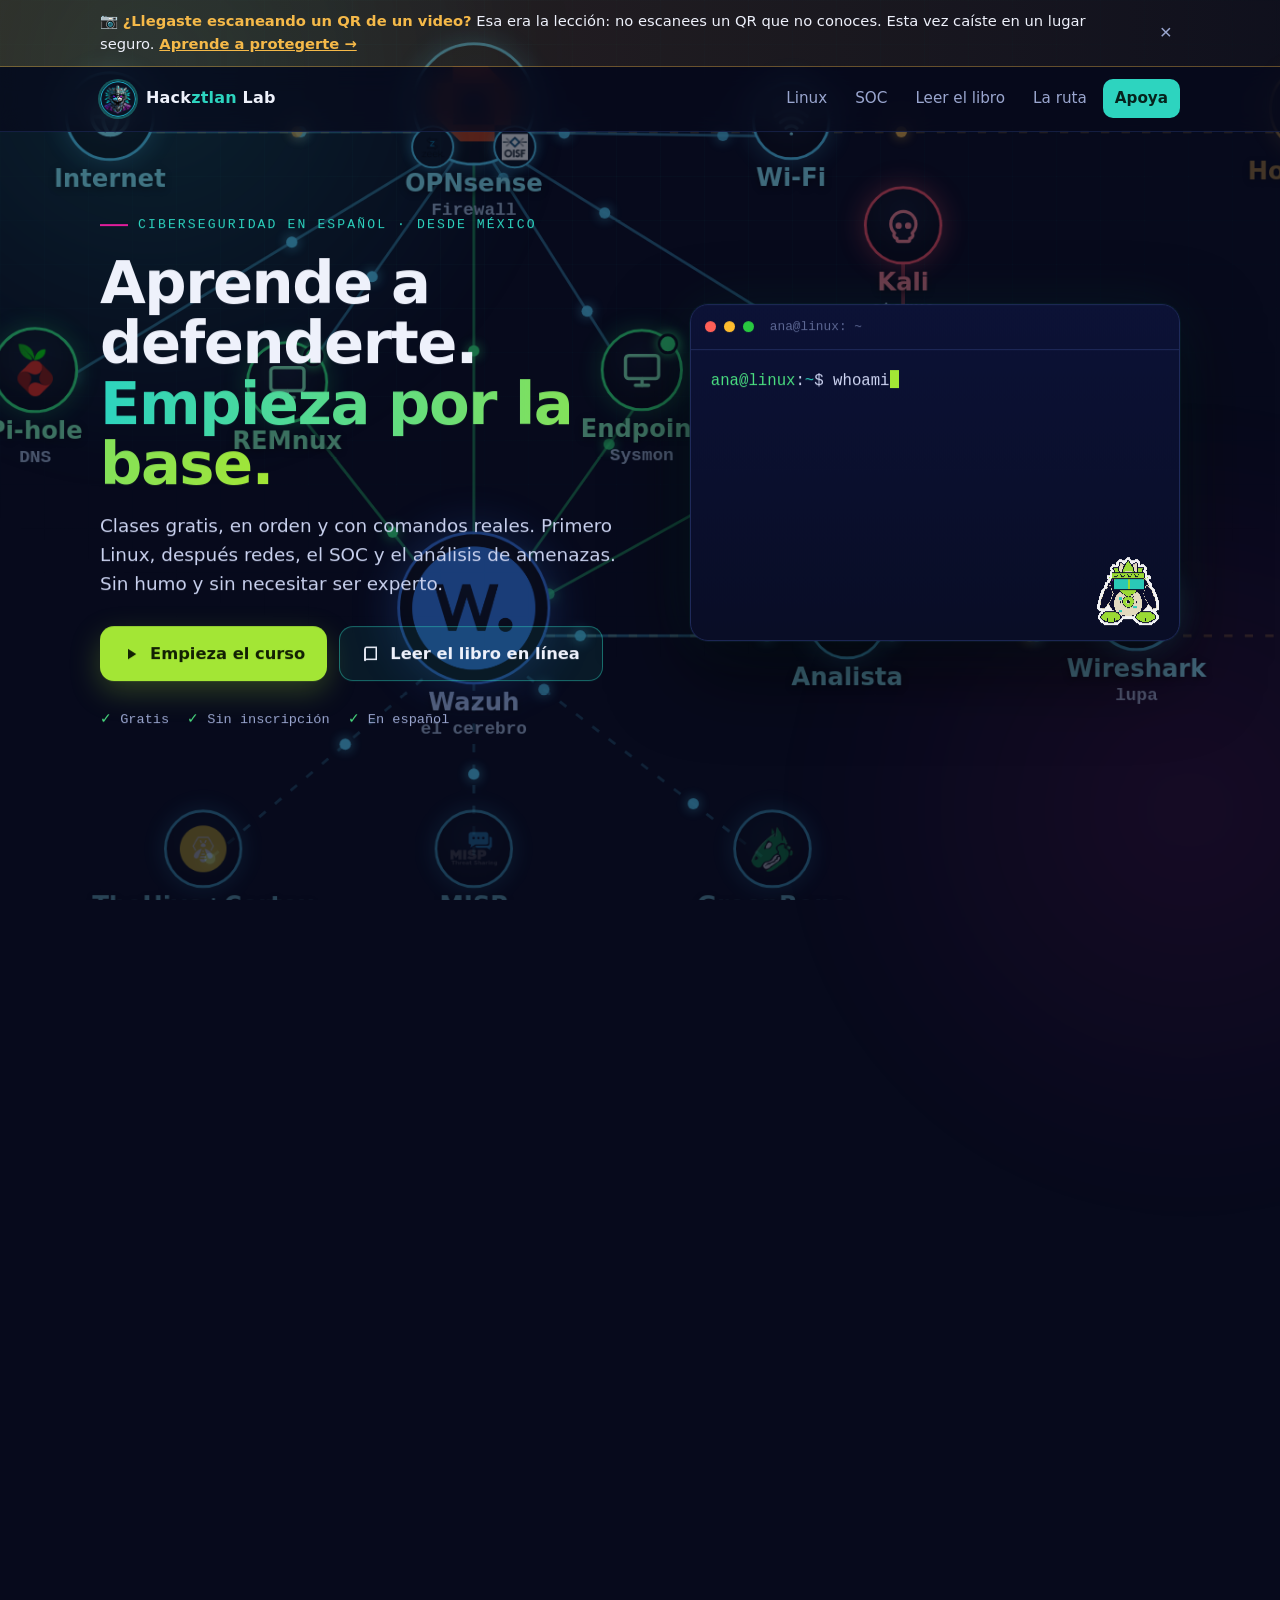
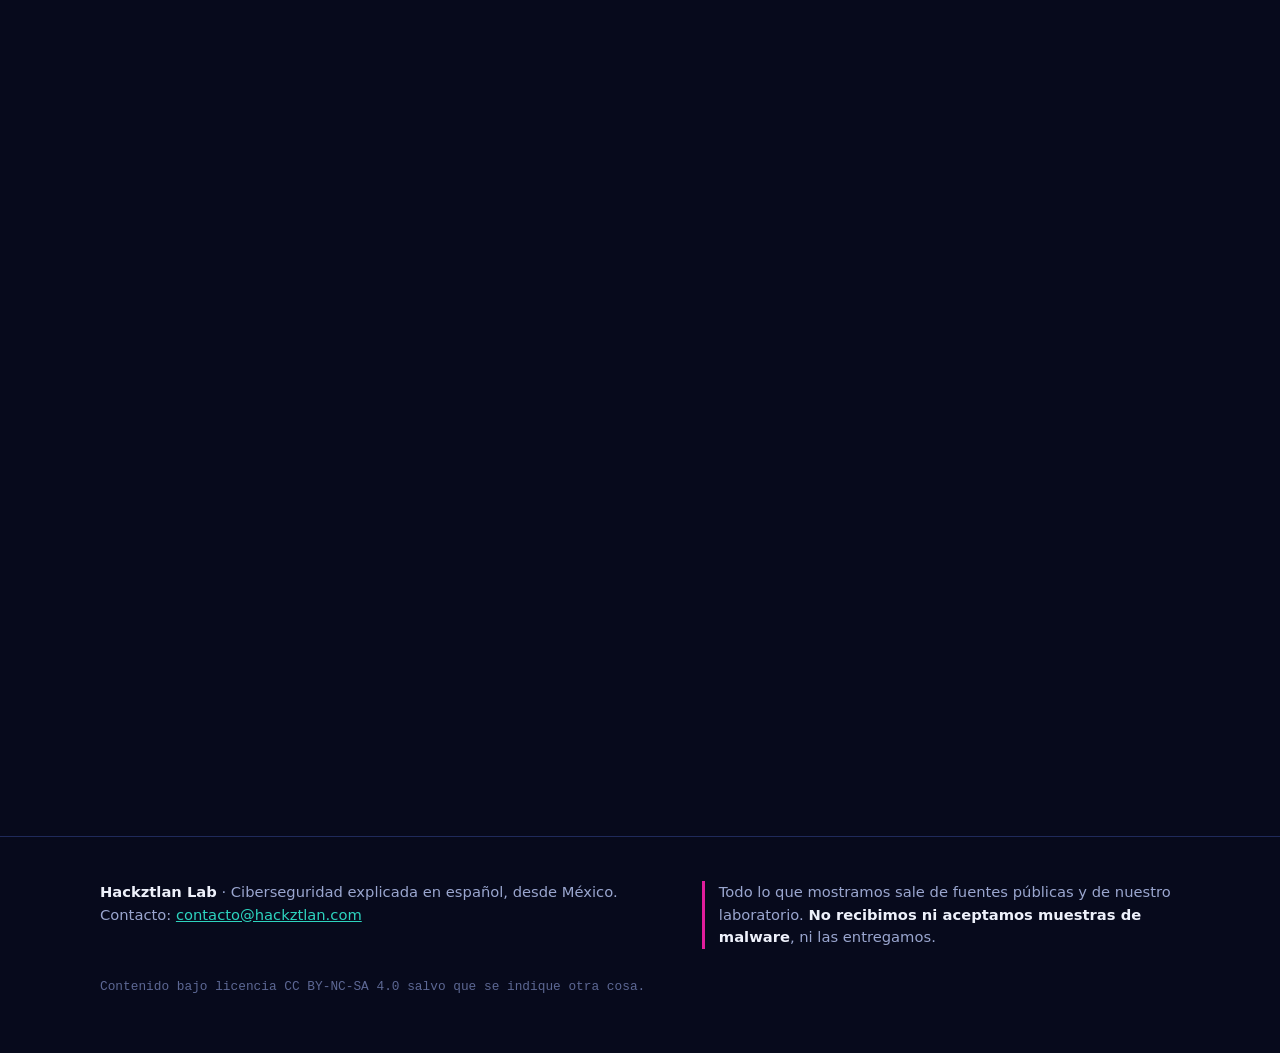
<file: index.html>
<!doctype html>
<html lang="es">
<head>
<meta charset="utf-8">
<meta name="viewport" content="width=device-width, initial-scale=1, viewport-fit=cover">
<title>Hackztlan Lab · Ciberseguridad en español, desde la base</title>
<meta name="description" content="Aprende ciberseguridad en español, gratis y en orden: empieza con el curso Linux desde cero y su libro. Hackztlan Lab, desde México.">
<meta name="theme-color" content="#070a1c">
<meta property="og:title" content="Hackztlan Lab · Primero la base">
<meta property="og:description" content="Curso gratis de Linux desde cero, su libro y más ciberseguridad explicada en español.">
<meta property="og:image" content="https://hackztlan.com/img/libro-portada.webp">
<meta property="og:url" content="https://hackztlan.com/">
<meta http-equiv="Content-Security-Policy" content="default-src 'self'; img-src 'self' data:; style-src 'self'; script-src 'self' https://static.cloudflareinsights.com; connect-src 'self' https://cloudflareinsights.com; base-uri 'none'; form-action 'none'; frame-src https://www.youtube-nocookie.com">
<meta name="referrer" content="strict-origin-when-cross-origin">
<link rel="icon" href="img/pinguino.png">
<link rel="stylesheet" href="estilo.css?v=7">
</head>
<body>
<div class="fondo" aria-hidden="true"><div class="rejilla"></div><div class="halo h1"></div><div class="halo h2"></div><div class="mapa" id="mapa"><div class="mapa-esc"><canvas id="mapa-c" width="1920" height="1080"></canvas><div class="mapa-nodos"></div></div></div></div>
<div class="visitas" id="visitas" aria-hidden="true"></div>

<div class="aviso" id="aviso">
  <div class="wrap">
    <span>📷 <b>¿Llegaste escaneando un QR de un video?</b> Esa era la lección: no escanees un QR que no conoces. Esta vez caíste en un lugar seguro. <a href="https://www.youtube.com/@HackztlanLAB" rel="noopener">Aprende a protegerte →</a></span>
    <button class="x" type="button" aria-label="Cerrar aviso">×</button>
  </div>
</div>

<header class="barra">
  <div class="wrap">
    <a class="logo" href="./"><img src="img/pinguino.png" alt="" width="36" height="36"><span>Hack<b>ztlan</b> Lab</span></a>
    <nav class="menu">
      <a href="#curso">Linux</a>
      <a href="#soc">SOC</a>
      <a href="libro/leer/">Leer el libro</a>
      <a href="#base">La ruta</a>
      <a class="cta-mini" href="#apoya">Apoya</a>
    </nav>
  </div>
</header>

<main>
<section class="hero">
  <div class="wrap">
    <div>
      <div class="ceja rev">Ciberseguridad en español · desde México</div>
      <h1 class="rev d1">Aprende a defenderte.<br><span class="t">Empieza por la base.</span></h1>
      <p class="lead rev d2">Clases gratis, en orden y con comandos reales. Primero Linux, después redes, el SOC y el análisis de amenazas. Sin humo y sin necesitar ser experto.</p>
      <div class="botones rev d3">
        <a class="btn pri" href="#curso"><svg viewBox="0 0 24 24" fill="currentColor"><path d="M8 5v14l11-7z"/></svg>Empieza el curso</a>
        <a class="btn sec" href="libro/leer/"><svg viewBox="0 0 24 24" fill="none" stroke="currentColor" stroke-width="2"><path d="M4 5a2 2 0 0 1 2-2h13v16H6a2 2 0 0 0-2 2z"/><path d="M4 21V5"/></svg>Leer el libro en línea</a>
      </div>
      <div class="sellos rev d3"><span>Gratis</span><span>Sin inscripción</span><span>En español</span></div>
    </div>
    <div class="term rev d2" aria-label="Terminal de ejemplo">
      <div class="tb"><i></i><i></i><i></i><span>ana@linux: ~</span></div>
      <pre id="tty"></pre>
      <img class="tux" src="img/tux-cool.png" alt="">
    </div>
  </div>
</section>

<section id="cursos">
  <div class="wrap">
    <div class="titulo rev">
      <div class="ceja">Cursos gratis</div>
      <h2>Elige <span class="l">por dónde empezar</span>.</h2>
      <p>Cada curso va en orden, con comandos reales y casos de la vida diaria. Toca uno para ver sus clases.</p>
    </div>
    <div class="cursos">
      <button class="curso-card cc-linux rev" type="button" data-panel="curso" data-avance="100" aria-expanded="false" aria-controls="curso">
        <span class="cc-arte" aria-hidden="true"><span class="cc-term">ana@linux:~$ <i></i></span><img src="img/tux-cool.png" alt=""></span>
        <span class="cc-info">
          <span class="cc-ceja">Curso · empieza aquí</span>
          <span class="cc-tit">Linux desde cero</span>
          <span class="cc-txt">De instalarlo sin borrar Windows a leer logs como en un servidor real.</span>
          <span class="cc-meta"><b>13 clases</b> · curso completo · con libro</span>
          <span class="cc-barra"><b></b></span>
          <span class="cc-abrir">Ver las clases <em>▾</em></span>
        </span>
      </button>
      <button class="curso-card cc-soc rev d1" type="button" data-panel="soc" data-avance="55" aria-expanded="false" aria-controls="soc">
        <span class="cc-arte" aria-hidden="true"><img class="lg l1" src="img/mapa/opnsense.png" alt=""><img class="lg l2" src="img/mapa/wazuh.png" alt=""><img class="lg l3" src="img/mapa/pi-hole.png" alt=""></span>
        <span class="cc-info">
          <span class="cc-ceja">Serie · Monta tu SOC</span>
          <span class="cc-tit">Tu SOC en casa</span>
          <span class="cc-txt">Firewall, DNS que bloquea y monitoreo, armados pieza por pieza con open source.</span>
          <span class="cc-meta"><b>7 videos</b> publicados · más en camino</span>
          <span class="cc-barra"><b></b></span>
          <span class="cc-abrir">Ver los videos <em>▾</em></span>
        </span>
      </button>
    </div>

    <div class="panel-curso" id="curso" hidden>
      <div class="pc-cab"><span>Linux desde cero · clases en orden</span><button class="pc-cerrar" type="button" data-cierra="curso">Cerrar ▴</button></div>
      <div class="ruta" id="ruta">
      <div class="riel"><b></b></div>
      <a class="clase aqui rev" data-yt="9uGD_OIsQkE" href="https://youtu.be/9uGD_OIsQkE" rel="noopener"><span class="n">0.5</span><span class="nom">Instala Linux sin borrar Windows<small>WSL o máquina virtual, paso a paso</small></span><span class="est">EMPIEZA AQUÍ</span></a>
      <a class="clase ya rev" data-yt="UuTXOO-yXRk" href="https://youtu.be/UuTXOO-yXRk" rel="noopener"><span class="n">#0</span><span class="nom">Conociendo Linux<small>Qué es, de dónde sale y tus primeros comandos</small></span><span class="est">VER ▸</span></a>
      <a class="clase ya rev" data-yt="KGFi0O0WTfc" href="https://youtu.be/KGFi0O0WTfc" rel="noopener"><span class="n">#1</span><span class="nom">Manejar archivos</span><span class="est">VER ▸</span></a>
      <a class="clase ya rev" data-yt="yUdYH8ciYGs" href="https://youtu.be/yUdYH8ciYGs" rel="noopener"><span class="n">#2</span><span class="nom">Permisos</span><span class="est">VER ▸</span></a>
      <a class="clase ya rev" data-yt="XJ4TNZcJGrA" href="https://youtu.be/XJ4TNZcJGrA" rel="noopener"><span class="n">#3</span><span class="nom">Buscar</span><span class="est">VER ▸</span></a>
      <a class="clase ya rev" data-yt="L5TAFkLtBQw" href="https://youtu.be/L5TAFkLtBQw" rel="noopener"><span class="n">#4</span><span class="nom">Procesos</span><span class="est">VER ▸</span></a>
      <a class="clase ya rev" data-yt="MaCcjx-TTcM" href="https://youtu.be/MaCcjx-TTcM" rel="noopener"><span class="n">#5</span><span class="nom">Instalar programas</span><span class="est">VER ▸</span></a>
      <a class="clase ya rev" data-yt="9wpsXg4xYgY" href="https://youtu.be/9wpsXg4xYgY" rel="noopener"><span class="n">#6</span><span class="nom">La red</span><span class="est">VER ▸</span></a>
      <a class="clase ya rev" data-yt="UZ6Z_HgH7M8" href="https://youtu.be/UZ6Z_HgH7M8" rel="noopener"><span class="n">#7</span><span class="nom">Automatizar</span><span class="est">VER ▸</span></a>
      <a class="clase ya rev" data-yt="kWFVQ5ts2GI" href="https://youtu.be/kWFVQ5ts2GI" rel="noopener"><span class="n">#8</span><span class="nom">Disco lleno</span><span class="est">VER ▸</span></a>
      <a class="clase ya rev" data-yt="oe_mwlZq8rc" href="https://youtu.be/oe_mwlZq8rc" rel="noopener"><span class="n">#9</span><span class="nom">Logs</span><span class="est">VER ▸</span></a>
      <a class="clase ya rev" data-yt="DActk8LuZdw" href="https://youtu.be/DActk8LuZdw" rel="noopener"><span class="n">#10</span><span class="nom">Usuarios y grupos</span><span class="est">VER ▸</span></a>
      <a class="clase ya rev" data-yt="rM23QmJLXTs" href="https://youtu.be/rM23QmJLXTs" rel="noopener"><span class="n">#11</span><span class="nom">SSH</span><span class="est">VER ▸</span></a>
    </div>
    <div class="ruta-pie rev">
      <a class="btn sec" href="https://youtube.com/playlist?list=PLB48mfVmbJaU" rel="noopener"><svg viewBox="0 0 24 24" fill="currentColor"><path d="M3 6h12v2H3zm0 5h12v2H3zm0 5h8v2H3zm14-3v8l6-4z"/></svg>Lista completa en YouTube</a>
    </div>
    </div>

    <div class="panel-curso" id="soc" hidden>
      <div class="pc-cab"><span>Monta tu SOC · videos en orden</span><button class="pc-cerrar" type="button" data-cierra="soc">Cerrar ▴</button></div>
      <div class="ruta">
      <div class="riel"><b></b></div>
      <a class="clase ya rev" data-yt="UNTIRKblYWk" href="https://youtu.be/UNTIRKblYWk" rel="noopener"><span class="n">MAPA</span><span class="nom">El mapa de tu SOC<small>Cómo se conecta todo antes de instalar nada</small></span><span class="est">VER ▸</span></a>
      <a class="clase ya rev" data-yt="h1_Ezm2RbP0" href="https://youtu.be/h1_Ezm2RbP0" rel="noopener"><span class="n">OP #0</span><span class="nom">¿Qué es OPNsense?<small>El firewall gratis que protege tu red</small></span><span class="est">VER ▸</span></a>
      <a class="clase ya rev" data-yt="p9fIpiJ5VCQ" href="https://youtu.be/p9fIpiJ5VCQ" rel="noopener"><span class="n">OP #1</span><span class="nom">De cero a firewall funcionando<small>Descarga, máquina virtual, instalación y panel</small></span><span class="est">VER ▸</span></a>
      <a class="clase ya rev" data-yt="-HHjUq1gKf0" href="https://youtu.be/-HHjUq1gKf0" rel="noopener"><span class="n">OP #2</span><span class="nom">Tu primera regla<small>Bloquea un equipo paso a paso</small></span><span class="est">VER ▸</span></a>
      <a class="clase ya rev" data-yt="rfwvQMkgkxI" href="https://youtu.be/rfwvQMkgkxI" rel="noopener"><span class="n">PH #0</span><span class="nom">¿Qué es Pi-hole?<small>El DNS que bloquea anuncios y rastreadores en toda tu red</small></span><span class="est">VER ▸</span></a>
      <a class="clase ya rev" data-yt="1iVtASSADH0" href="https://youtu.be/1iVtASSADH0" rel="noopener"><span class="n">PH · SRV</span><span class="nom">Servidor Debian para Pi-hole<small>Descarga verificada, máquina virtual e IP fija</small></span><span class="est">VER ▸</span></a>
      <a class="clase ya rev" data-yt="5mB2sjE0PLQ" href="https://youtu.be/5mB2sjE0PLQ" rel="noopener"><span class="n">PH #1</span><span class="nom">Instala Pi-hole y míralo bloquear<small>Instalación segura, panel y bloqueo en vivo</small></span><span class="est">VER ▸</span></a>
      <div class="clase pronto rev"><span class="n">PH #2</span><span class="nom">Toda tu red con Pi-hole<small>OPNsense + DNS forzado, sin tocar equipo por equipo</small></span><span class="est">PRONTO</span></div>
      <div class="clase pronto rev"><span class="n">OP #3</span><span class="nom">Lo que sigue en OPNsense</span><span class="est">PRONTO</span></div>
      <div class="clase pronto rev"><span class="n">WAZUH</span><span class="nom">El corazón del SOC: ver lo que pasa en tu red</span><span class="est">PRONTO</span></div>
    </div>
    </div>
  </div>
</section>

<section id="libro" class="libro">
  <div class="wrap">
    <div class="portada3d rev"><div class="lib"><img src="img/libro-portada.webp" alt="Portada del libro Linux desde cero, Capítulo 0" width="680" height="880" loading="lazy"></div></div>
    <div>
      <div class="titulo rev sin-margen">
        <div class="ceja">El libro del curso</div>
        <h2>Lo que el video no alcanza a <span class="t">contar</span>.</h2>
        <p>Cada clase tiene su capítulo: más a fondo, con dibujos, trucos de terminal, errores típicos y retos para practicar.</p>
      </div>
      <ul class="lista-libro rev d1">
        <li>Comandos probados en un Ubuntu Server real, con su salida tal cual.</li>
        <li>Revisado por un principiante, alguien con nivel medio y un experto en Linux.</li>
        <li>Fuentes citadas, para que sepas de dónde sale cada dato.</li>
      </ul>
      <div class="botones fila rev d2">
        <a class="btn pri" href="libro/leer/"><svg viewBox="0 0 24 24" fill="none" stroke="currentColor" stroke-width="2"><path d="M2 5h7a3 3 0 0 1 3 3v12a2 2 0 0 0-2-2H2zM22 5h-7a3 3 0 0 0-3 3v12a2 2 0 0 1 2-2h8z"/></svg>Leer en línea</a>
        <a class="btn sec" href="libro/linux-desde-cero-capitulo-0.pdf" download><svg viewBox="0 0 24 24" fill="none" stroke="currentColor" stroke-width="2.2"><path d="M12 3v12m0 0-5-5m5 5 5-5M4 21h16"/></svg>Descargar PDF</a>
      </div>
      <p class="nota-libro rev d3">El libro es <b>gratis y abierto</b> (licencia CC BY-NC-SA): un capítulo por clase y uno nuevo cada semana. Léelo aquí mismo, con el video de su clase a un clic, o bájalo en PDF.</p>
    </div>
  </div>
</section>

<section id="base" class="base">
  <div class="wrap">
    <div class="piramide rev"><img src="img/piramide.webp" alt="Pirámide escalonada con un templo en la cima" width="825" height="1024" loading="lazy"><canvas id="energia"></canvas></div>
    <div>
      <div class="titulo rev">
        <div class="ceja">La ruta</div>
        <h2>Primero <span class="l">la base.</span><br>El SOC viene después.</h2>
        <p>Un analista que no entiende el sistema que defiende solo copia y pega. Por eso vamos escalón por escalón.</p>
      </div>
      <ol class="escalones">
        <li class="hoy rev"><div><b>Linux</b><span>Terminal, archivos, permisos, procesos, logs. Estás aquí.</span></div></li>
        <li class="rev d1"><div><b>Redes y firewall</b><span>Cómo viaja un paquete y cómo se filtra, con OPNsense. Ya empezó.</span></div></li>
        <li class="rev d2"><div><b>El SOC en casa</b><span>Wazuh y amigos: ver lo que pasa en tu red y reaccionar.</span></div></li>
        <li class="rev d3"><div><b>Analizar amenazas</b><span>Cómo funcionan los ataques reales, explicados para defenderte.</span></div></li>
      </ol>
    </div>
  </div>
</section>

<section>
  <div class="wrap">
    <div class="titulo rev">
      <div class="ceja">También en el canal</div>
      <h2>Ciberseguridad <span class="t">explicada</span>, no recitada.</h2>
    </div>
    <div class="tarjetas">
      <a class="tarjeta rev" href="https://www.youtube.com/@HackztlanLAB" rel="noopener"><div class="ico">// web</div><h3>Vulnerabilidades web</h3><p>SQLi, XSS, IDOR, CSRF, SSRF y más: cómo funcionan y cómo se cierran, animado.</p></a>
      <a class="tarjeta rev d1" href="https://www.youtube.com/@HackztlanLAB" rel="noopener"><div class="ico">// amenazas</div><h3>Análisis de ataques</h3><p>Robo de cuentas, ClickFix, RATs: el mecanismo paso a paso, con fuentes públicas.</p></a>
      <a class="tarjeta rev d2" href="#soc"><div class="ico">// soc</div><h3>Monta tu SOC</h3><p>Firewall, DNS que bloquea y Wazuh, armados en un laboratorio en casa.</p></a>
    </div>
  </div>
</section>

<section id="apoya" class="apoya">
  <div class="wrap">
    <div class="caja rev">
      <img src="img/tux-guerrero.png" alt="">
      <div>
        <h2>Si te sirve, apoya al canal.</h2>
        <p>El curso y el libro son gratis y lo van a seguir siendo. Si quieres que así sigan, invítanos un café, apóyanos en Patreon o con la suscripción de Facebook.</p>
        <div class="redes">
          <a href="https://buymeacoffee.com/hackztlan" rel="noopener"><svg viewBox="0 0 24 24" fill="none" stroke="currentColor" stroke-width="2"><path d="M4 8h13v6a5 5 0 0 1-5 5H9a5 5 0 0 1-5-5z"/><path d="M17 10h1.5a2.5 2.5 0 0 1 0 5H17"/><path d="M8 3v2M12 3v2"/></svg>Café</a>
          <a href="https://www.patreon.com/HackztlanLAB" rel="noopener"><svg viewBox="0 0 24 24" fill="currentColor"><circle cx="15" cy="9.5" r="6.5"/><rect x="2" y="3" width="4" height="18"/></svg>Patreon</a>
          <a href="https://www.youtube.com/@HackztlanLAB" rel="noopener"><svg viewBox="0 0 24 24" fill="currentColor"><path d="M23 7.5a3 3 0 0 0-2.1-2.1C19 5 12 5 12 5s-7 0-8.9.4A3 3 0 0 0 1 7.5 31 31 0 0 0 .6 12 31 31 0 0 0 1 16.5a3 3 0 0 0 2.1 2.1C5 19 12 19 12 19s7 0 8.9-.4a3 3 0 0 0 2.1-2.1 31 31 0 0 0 .4-4.5 31 31 0 0 0-.4-4.5zM9.8 15V9l5.2 3z"/></svg>YouTube</a>
          <a href="https://www.tiktok.com/@hackztlan" rel="noopener"><svg viewBox="0 0 24 24" fill="currentColor"><path d="M16 3c.4 2.4 2 4 4.5 4.2v3.4a8 8 0 0 1-4.4-1.3V15a6 6 0 1 1-6-6h.6v3.5a2.6 2.6 0 1 0 2 2.5V3z"/></svg>TikTok</a>
          <a href="https://www.instagram.com/hackztlan" rel="noopener"><svg viewBox="0 0 24 24" fill="none" stroke="currentColor" stroke-width="2"><rect x="3" y="3" width="18" height="18" rx="5"/><circle cx="12" cy="12" r="4"/><circle cx="17.5" cy="6.5" r="1" fill="currentColor"/></svg>Instagram</a>
        </div>
      </div>
      <a class="btn sec" href="https://buymeacoffee.com/hackztlan" rel="noopener">Invítanos un café ☕</a>
    </div>
  </div>
</section>
</main>

<footer>
  <div class="wrap">
    <div>
      <b>Hackztlan Lab</b> · Ciberseguridad explicada en español, desde México.<br>
      Contacto: <a href="mailto:contacto@hackztlan.com">contacto@hackztlan.com</a>
    </div>
    <div class="regla">Todo lo que mostramos sale de fuentes públicas y de nuestro laboratorio. <b>No recibimos ni aceptamos muestras de malware</b>, ni las entregamos.</div>
    <div class="lic">Contenido bajo licencia CC BY-NC-SA 4.0 salvo que se indique otra cosa.</div>
  </div>
</footer>

<div class="visor" id="visor" hidden>
  <div class="visor-caja" role="dialog" aria-modal="true" aria-label="Reproductor de la clase">
    <div class="visor-barra"><span id="visor-titulo"></span><a id="visor-yt" href="#" rel="noopener">Ver en YouTube ↗</a><button class="x" type="button" aria-label="Cerrar">×</button></div>
    <div class="visor-video" id="visor-video"></div>
  </div>
</div>
<script src="sitio.js?v=7" defer></script>
<!-- Cloudflare Web Analytics (sin cookies) --><script type='module' src='https://static.cloudflareinsights.com/beacon.min.js' data-cf-beacon='{"token": "acef90b9a541475484cdd19cfdec7b7c"}'></script><!-- End Cloudflare Web Analytics -->
</body>
</html>
</file>
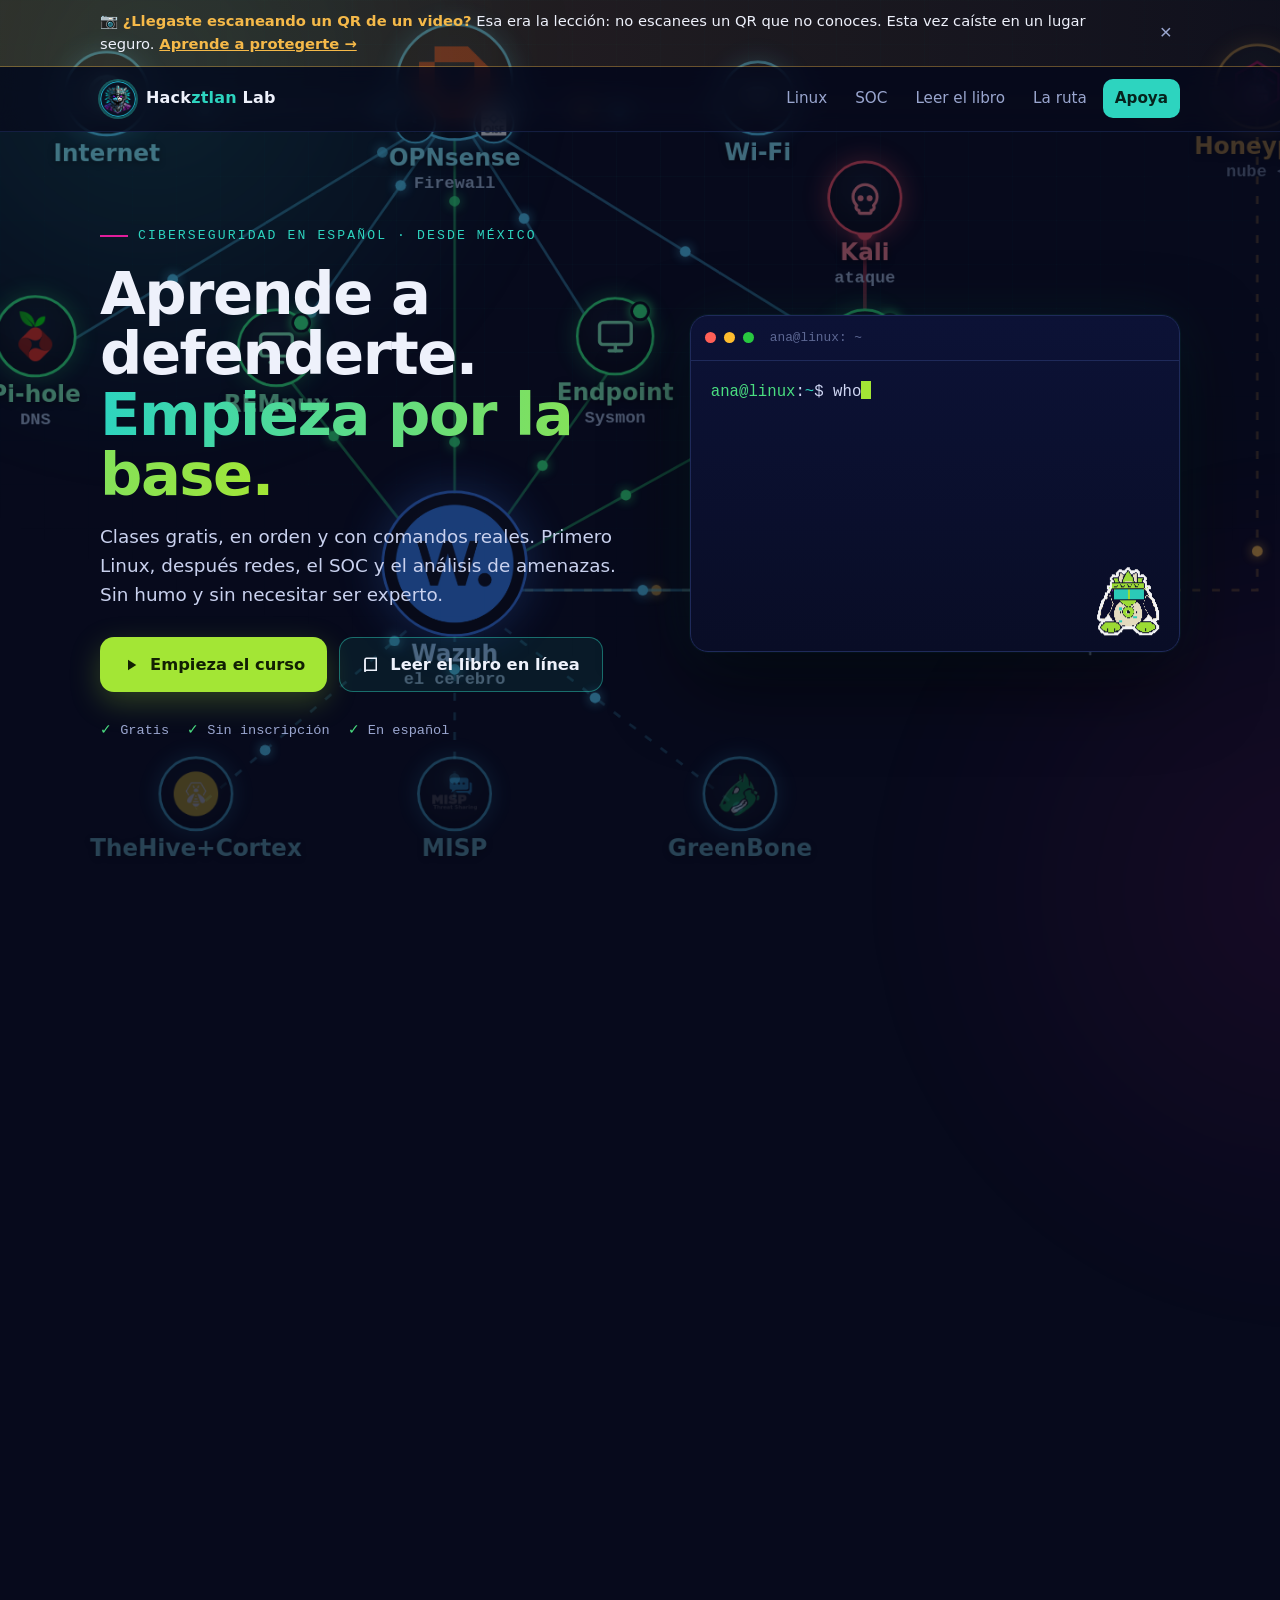
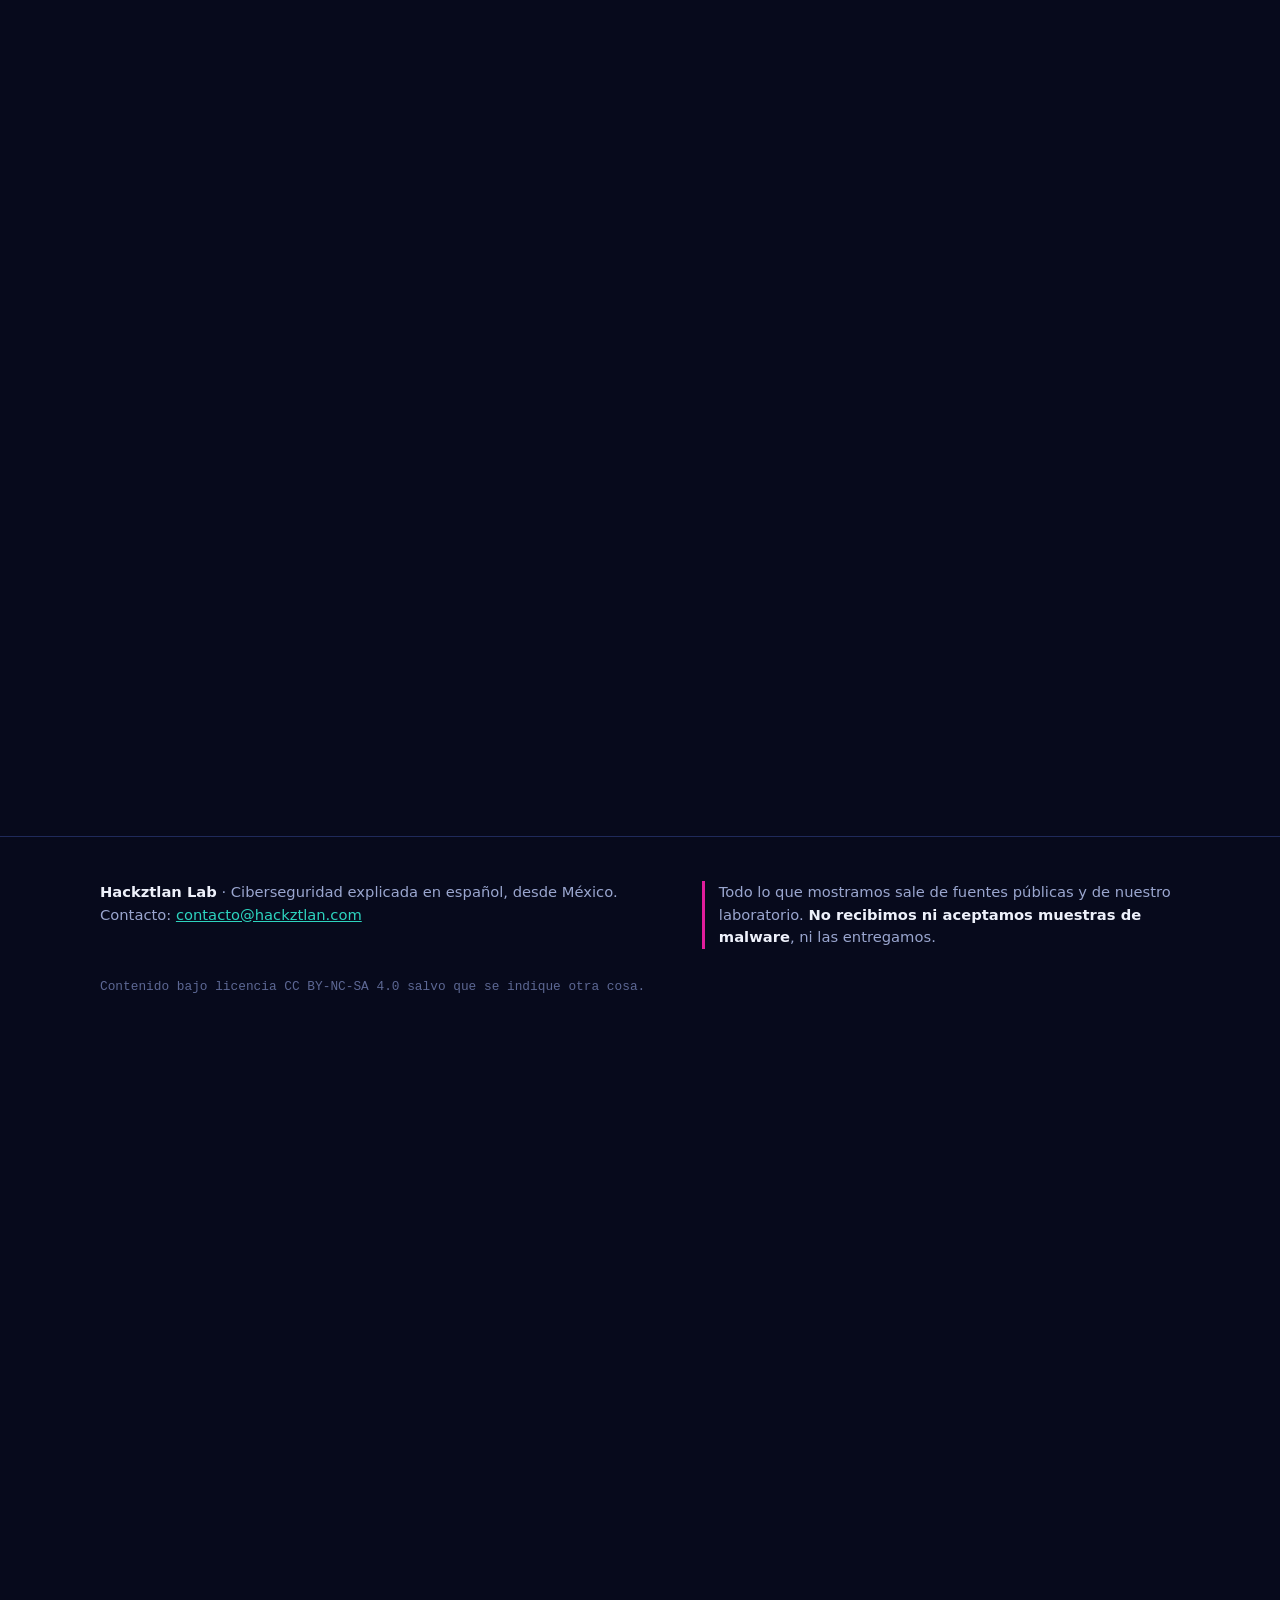
<file: libro/index.html>
<!doctype html><html lang="es"><head><meta charset="utf-8"><title>Hackztlan Lab</title>
<meta http-equiv="refresh" content="0; url=/#libro"><link rel="canonical" href="https://hackztlan.com/#libro"></head>
<body><a href="/#libro">Ir a la página</a></body></html>
</file>
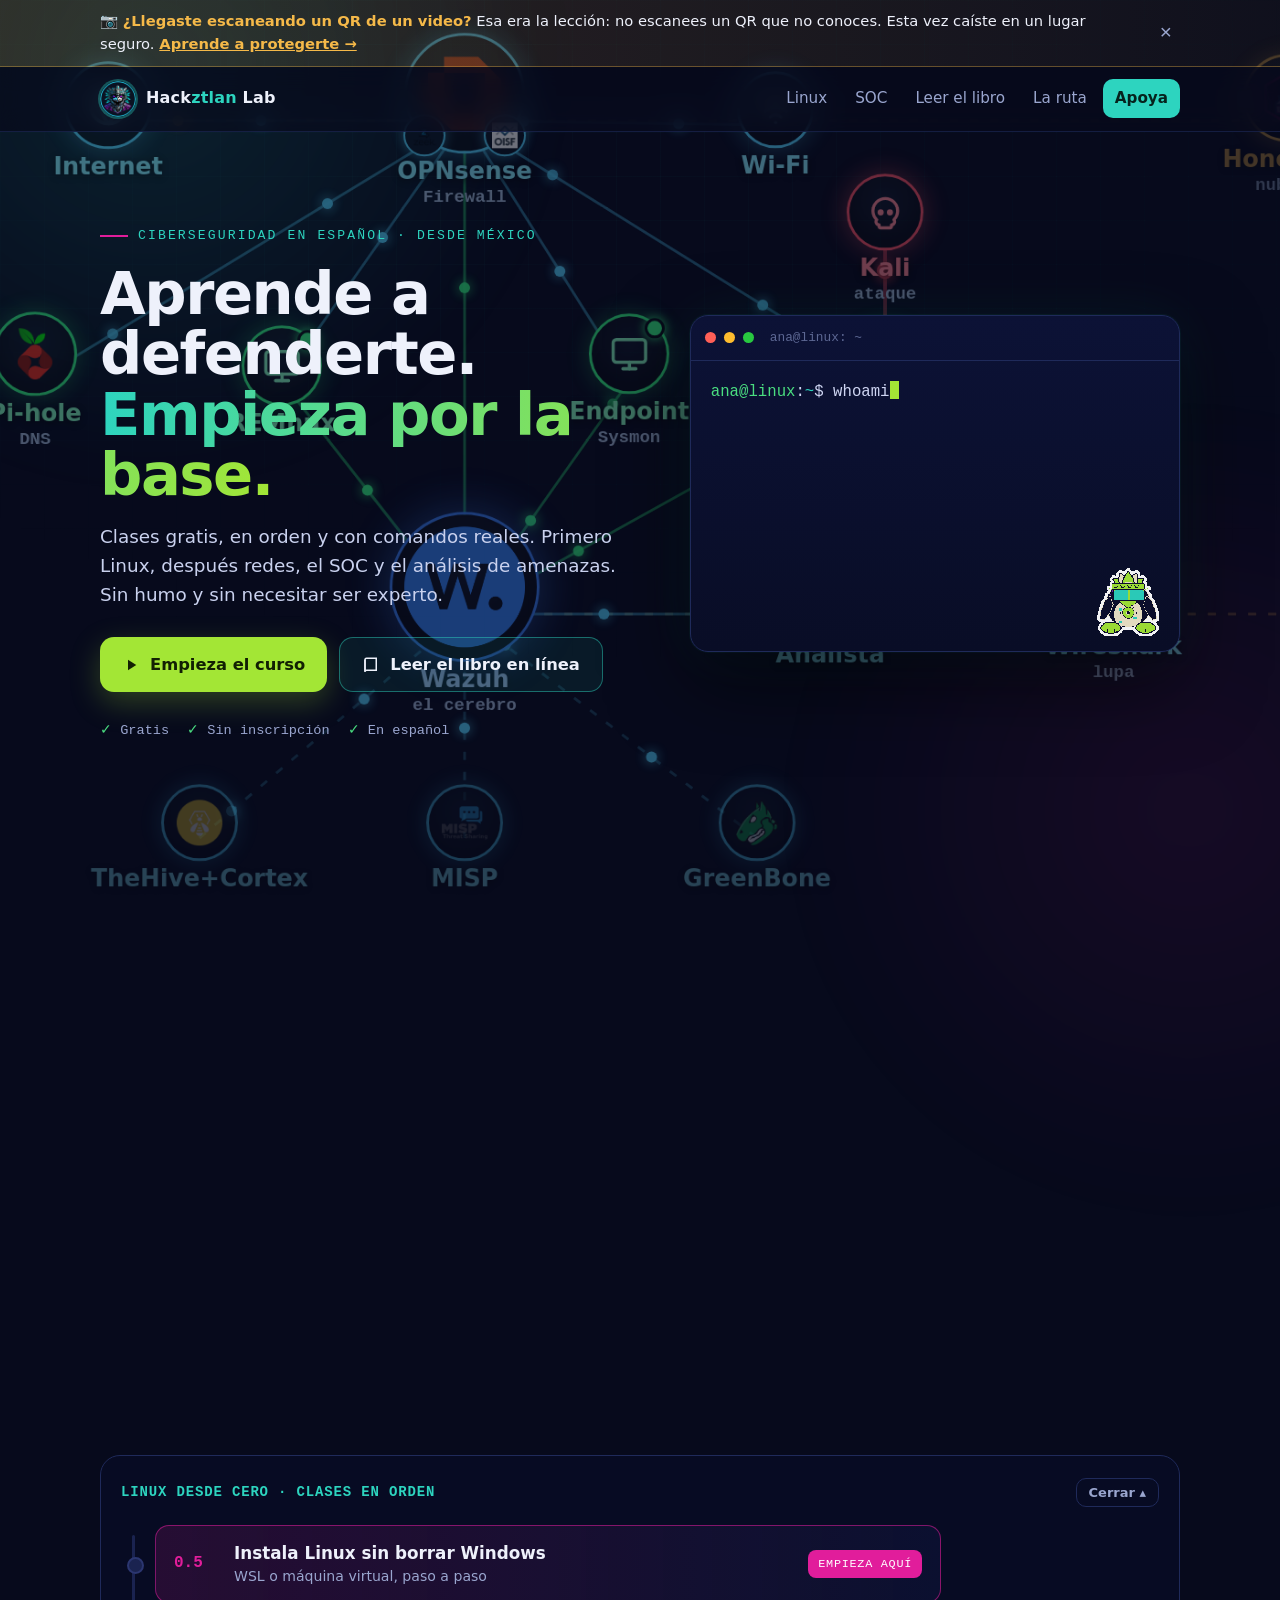
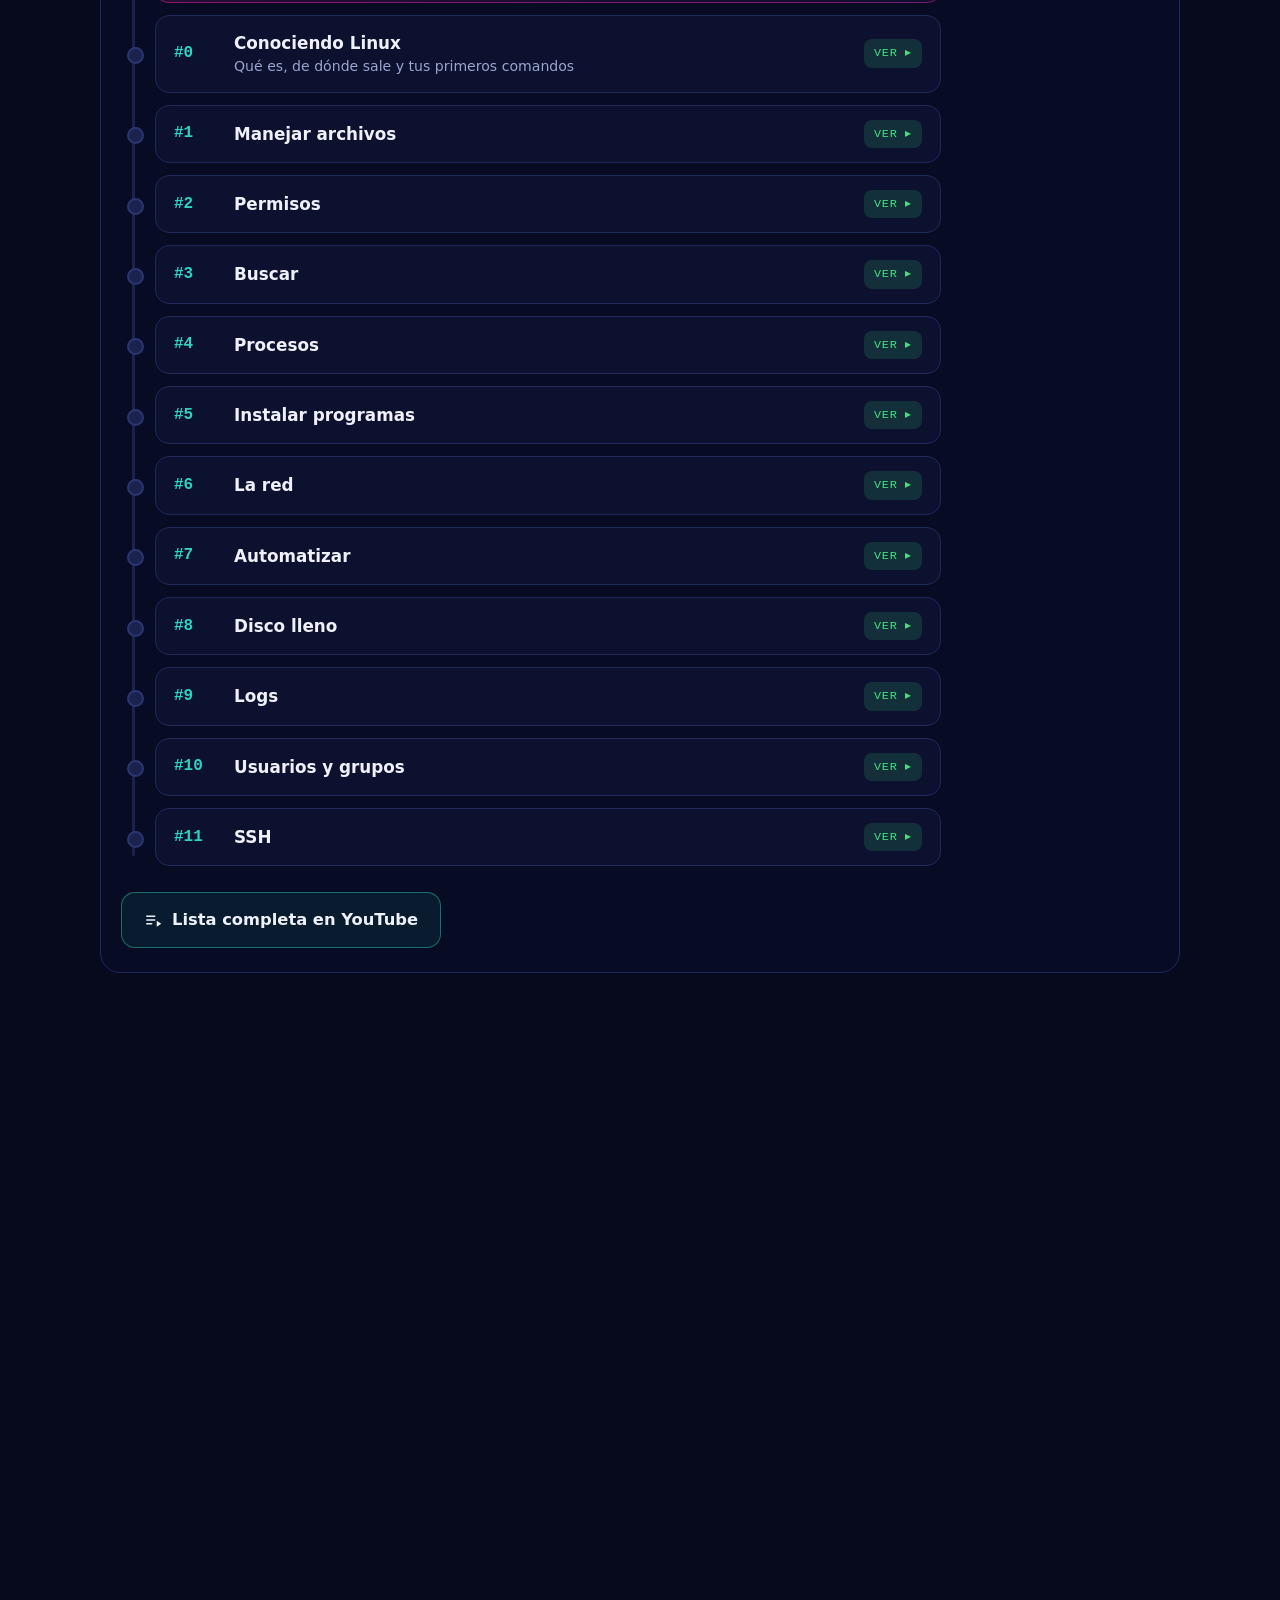
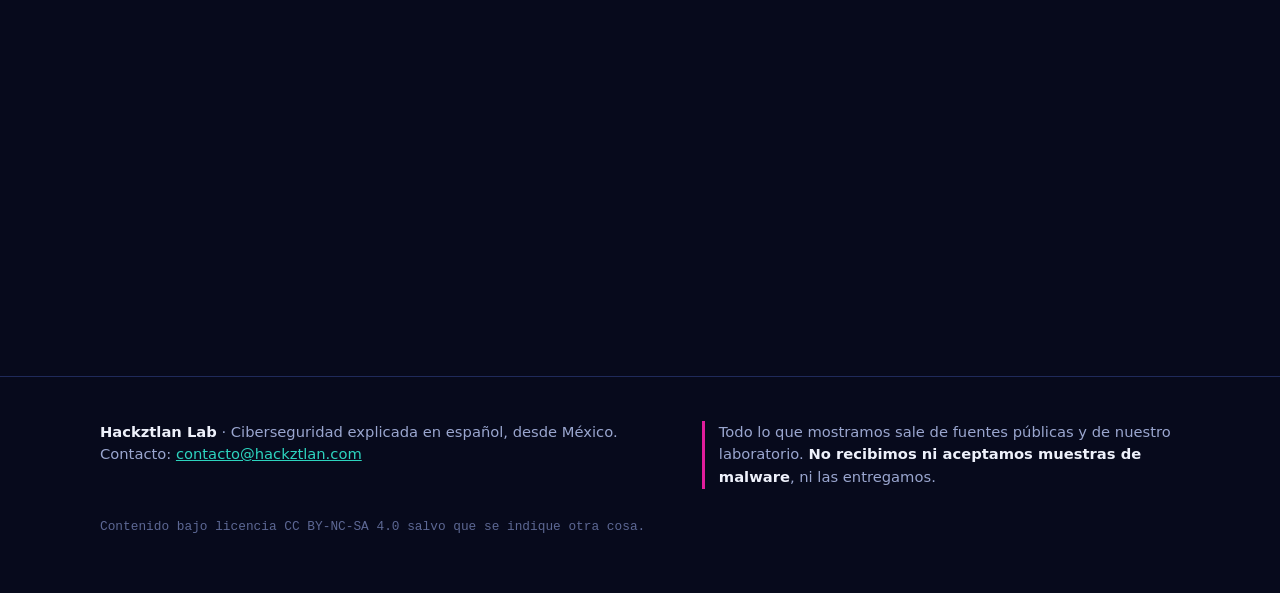
<file: linux/index.html>
<!doctype html><html lang="es"><head><meta charset="utf-8"><title>Hackztlan Lab</title>
<meta http-equiv="refresh" content="0; url=/#curso"><link rel="canonical" href="https://hackztlan.com/#curso"></head>
<body><a href="/#curso">Ir a la página</a></body></html>
</file>
<file: estilo.css>
/* Hackztlan Lab — hoja de estilo del sitio (sin fuentes ni scripts externos) */
:root{
  --bg:#070a1c; --bg2:#0b1030; --panel:#0e1436; --line:#1f2a5a;
  --fg:#eef1fb; --muted:#9aa6cf; --dim:#5d6894;
  --turq:#2dd4bf; --lima:#a3e635; --verde:#4ade80; --magenta:#e11d9b; --ambar:#f5b949;
  --display:"Segoe UI Variable Display","Segoe UI",system-ui,-apple-system,"Roboto",sans-serif;
  --body:"Segoe UI",system-ui,-apple-system,"Roboto",sans-serif;
  --mono:"Cascadia Mono","Cascadia Code",Consolas,ui-monospace,"SF Mono","Roboto Mono",monospace;
  --r:16px;
  color-scheme:dark;
}
*{box-sizing:border-box;margin:0;padding:0}
html{scroll-behavior:smooth;-webkit-text-size-adjust:100%}
body{background:var(--bg);color:var(--fg);font-family:var(--body);line-height:1.55;overflow-x:hidden}
img{max-width:100%;display:block}
a{color:inherit}
:focus-visible{outline:3px solid var(--turq);outline-offset:3px;border-radius:6px}
.wrap{width:100%;max-width:1120px;margin:0 auto;padding:0 20px}
.mono{font-family:var(--mono)}

/* fondo: rejilla que respira + red de puntos (canvas) */
.fondo{position:fixed;inset:0;z-index:-1;pointer-events:none}
.fondo .rejilla{position:absolute;inset:0;opacity:.55;
  background-image:linear-gradient(rgba(45,212,191,.05) 1px,transparent 1px),linear-gradient(90deg,rgba(45,212,191,.05) 1px,transparent 1px);
  background-size:44px 44px;
  -webkit-mask-image:radial-gradient(80% 60% at 50% 20%,#000,transparent);mask-image:radial-gradient(80% 60% at 50% 20%,#000,transparent)}
.fondo .halo{position:absolute;width:900px;height:900px;border-radius:50%;filter:blur(40px);opacity:.35}
.fondo .h1{left:-300px;top:-380px;background:radial-gradient(circle,rgba(45,212,191,.35),transparent 65%);animation:deriva 26s ease-in-out infinite alternate}
.fondo .h2{right:-360px;top:40vh;background:radial-gradient(circle,rgba(225,29,155,.22),transparent 65%);animation:deriva 32s ease-in-out infinite alternate-reverse}
#red{position:absolute;inset:0;width:100%;height:100%;opacity:.5}
@keyframes deriva{to{transform:translate(120px,80px) scale(1.08)}}

/* aviso del QR */
.aviso{position:relative;z-index:5;background:linear-gradient(90deg,rgba(245,185,73,.16),rgba(245,185,73,.04));border-bottom:1px solid rgba(245,185,73,.35)}
.aviso .wrap{display:flex;gap:12px;align-items:center;padding-top:10px;padding-bottom:10px;font-size:.92rem}
.aviso b{color:var(--ambar)}
.aviso a{color:var(--ambar);font-weight:600}
.aviso .x{margin-left:auto;flex:none;background:none;border:0;color:var(--muted);font-size:1.3rem;line-height:1;cursor:pointer;padding:4px 8px}
.aviso[hidden]{display:none}

/* barra */
header.barra{position:sticky;top:0;z-index:10;backdrop-filter:blur(12px);-webkit-backdrop-filter:blur(12px);background:rgba(7,10,28,.72);border-bottom:1px solid rgba(31,42,90,.6)}
header.barra .wrap{display:flex;align-items:center;gap:16px;height:64px}
.logo{display:flex;align-items:center;gap:10px;text-decoration:none;font-weight:800;letter-spacing:.2px}
.logo img{width:36px;height:36px;border-radius:50%;box-shadow:0 0 0 2px rgba(45,212,191,.35)}
.logo b{color:var(--turq)}
nav.menu{margin-left:auto;display:flex;gap:4px}
nav.menu a{text-decoration:none;color:var(--muted);font-size:.95rem;padding:8px 12px;border-radius:10px;transition:color .2s,background .2s}
nav.menu a:hover{color:var(--fg);background:rgba(45,212,191,.08)}
nav.menu a.cta-mini{color:#06231d;background:var(--turq);font-weight:700}
nav.menu a.cta-mini:hover{background:#5eead4;color:#06231d}
@media (max-width:640px){nav.menu a:not(.cta-mini){display:none}}

/* botones */
.btn{display:inline-flex;align-items:center;gap:10px;text-decoration:none;font-weight:700;font-size:1.02rem;padding:14px 22px;border-radius:14px;transition:transform .18s ease,box-shadow .18s ease,background .18s}
.btn:hover{transform:translateY(-2px)}
.btn.pri{background:var(--lima);color:#122003;box-shadow:0 10px 30px rgba(163,230,53,.25)}
.btn.pri:hover{box-shadow:0 14px 38px rgba(163,230,53,.38)}
.btn.sec{background:rgba(45,212,191,.08);color:var(--fg);border:1px solid rgba(45,212,191,.45)}
.btn.sec:hover{background:rgba(45,212,191,.16)}
.btn svg{width:18px;height:18px;flex:none}

/* hero */
.hero{padding:72px 0 56px}
.hero .wrap{display:grid;grid-template-columns:1.05fr .95fr;gap:48px;align-items:center}
.ceja{font-family:var(--mono);font-size:.82rem;letter-spacing:.16em;text-transform:uppercase;color:var(--turq);display:flex;align-items:center;gap:10px}
.ceja::before{content:"";width:28px;height:2px;background:var(--magenta)}
.hero h1{font-family:var(--display);font-weight:800;font-size:clamp(2.3rem,5.2vw,3.7rem);line-height:1.02;letter-spacing:-.025em;margin:18px 0 18px;text-wrap:balance}
.hero h1 .l{color:var(--lima)}
.hero h1 .t{background:linear-gradient(90deg,var(--turq),var(--lima));-webkit-background-clip:text;background-clip:text;color:transparent}
.hero p.lead{font-size:1.15rem;color:#c9d1ee;max-width:46ch}
.hero .botones{display:flex;flex-wrap:wrap;gap:12px;margin-top:28px}
.sellos{display:flex;flex-wrap:wrap;gap:18px;margin-top:28px;font-family:var(--mono);font-size:.85rem;color:var(--muted)}
.sellos span::before{content:"✓ ";color:var(--verde)}
@media (max-width:900px){.hero{padding:44px 0 32px}.hero .wrap{grid-template-columns:1fr;gap:36px}}

/* terminal del hero */
.term{position:relative;background:linear-gradient(180deg,#0c1236,#090d26);border:1px solid var(--line);border-radius:18px;box-shadow:0 30px 80px rgba(0,0,0,.55),0 0 0 1px rgba(45,212,191,.06),0 0 60px rgba(45,212,191,.08);overflow:hidden}
.term .tb{display:flex;align-items:center;gap:8px;padding:12px 14px;border-bottom:1px solid var(--line);font-family:var(--mono);font-size:.8rem;color:var(--dim)}
.term .tb i{width:11px;height:11px;border-radius:50%;background:#2a335f}
.term .tb i:nth-child(1){background:#ff5f57}.term .tb i:nth-child(2){background:#febc2e}.term .tb i:nth-child(3){background:#28c840}
.term .tb span{margin-left:8px}
.term pre{font-family:var(--mono);font-size:clamp(.82rem,2.6vw,.98rem);line-height:1.7;padding:18px 20px 22px;min-height:290px;white-space:pre-wrap;word-break:break-word;color:#cfd6f3}
.term .p{color:var(--verde)} .term .d{color:var(--turq)} .term .m{color:var(--magenta)} .term .g{color:var(--dim)} .term .ok{color:var(--lima)}
.cursor{display:inline-block;width:.6em;height:1.15em;vertical-align:-.2em;background:var(--lima);animation:parpadeo 1s steps(1) infinite}
@keyframes parpadeo{50%{opacity:0}}
.term .tux{position:absolute;right:14px;bottom:12px;width:74px;image-rendering:pixelated;opacity:.95;animation:flota 5s ease-in-out infinite}
@keyframes flota{50%{transform:translateY(-8px) rotate(-3deg)}}

/* secciones */
section{padding:84px 0;position:relative}
.titulo{max-width:720px;margin-bottom:40px}
.titulo h2{font-family:var(--display);font-weight:800;font-size:clamp(1.9rem,4.4vw,2.8rem);line-height:1.08;letter-spacing:-.02em;margin-top:12px;text-wrap:balance}
.titulo h2 .l{color:var(--lima)} .titulo h2 .t{color:var(--turq)}
.titulo p{color:var(--muted);font-size:1.08rem;margin-top:12px}
@media (max-width:640px){section{padding:60px 0}}

/* ruta del curso */
.ruta{position:relative;display:grid;gap:12px;padding-left:34px;max-width:820px}
.ruta .riel{position:absolute;left:11px;top:10px;bottom:10px;width:3px;border-radius:3px;background:#1a2350;overflow:hidden}
.ruta .riel b{position:absolute;left:0;top:0;width:100%;height:var(--avance,0%);background:linear-gradient(var(--magenta),var(--turq) 20%,var(--lima));box-shadow:0 0 14px var(--turq);transition:height .15s linear}
.clase{position:relative;display:flex;align-items:center;gap:16px;text-decoration:none;background:rgba(14,20,54,.7);border:1px solid var(--line);border-radius:14px;padding:14px 18px;transition:transform .2s ease,border-color .2s,background .2s}
.clase::before{content:"";position:absolute;left:-29px;top:50%;width:13px;height:13px;margin-top:-6.5px;border-radius:50%;background:#1a2350;border:2px solid #2b3670;transition:background .3s,box-shadow .3s,border-color .3s}
.clase.lit::before{background:var(--lima);border-color:var(--lima);box-shadow:0 0 0 4px rgba(163,230,53,.15),0 0 16px var(--lima)}
a.clase:hover{transform:translateX(6px);border-color:rgba(45,212,191,.6);background:rgba(20,28,70,.9)}
.clase .n{font-family:var(--mono);font-weight:700;color:var(--turq);min-width:44px}
.clase .nom{font-weight:600;font-size:1.05rem}
.clase .nom small{display:block;color:var(--muted);font-weight:400;font-size:.88rem}
.clase .est{margin-left:auto;font-family:var(--mono);font-size:.74rem;letter-spacing:.06em;padding:5px 10px;border-radius:8px;white-space:nowrap}
.clase.ya .est{background:rgba(74,222,128,.14);color:var(--verde)}
.clase.aqui{border-color:rgba(225,29,155,.55);background:linear-gradient(90deg,rgba(225,29,155,.14),rgba(14,20,54,.7))}
.clase.aqui .n{color:var(--magenta)}
.clase.aqui .est{background:var(--magenta);color:#fff}
.clase.pronto{opacity:.6}
.clase.pronto .est{border:1px solid #33407a;color:var(--muted)}
.ruta-pie{margin-top:26px;display:flex;flex-wrap:wrap;gap:12px}

/* libro */
.libro .wrap{display:grid;grid-template-columns:.8fr 1.2fr;gap:56px;align-items:center}
.portada3d{perspective:1100px;justify-self:center}
.portada3d .lib{position:relative;width:min(320px,70vw);aspect-ratio:680/880;border-radius:6px 14px 14px 6px;transform:rotateY(-18deg) rotateX(4deg);transform-style:preserve-3d;transition:transform .5s cubic-bezier(.2,.7,.2,1);box-shadow:-24px 30px 60px rgba(0,0,0,.6),0 0 70px rgba(45,212,191,.12);animation:flota-lib 7s ease-in-out infinite}
.portada3d .lib img{width:100%;height:100%;object-fit:cover;border-radius:inherit}
.portada3d .lib::after{content:"";position:absolute;inset:0;border-radius:inherit;background:linear-gradient(105deg,rgba(255,255,255,.18),transparent 30%,transparent 70%,rgba(255,255,255,.06));pointer-events:none}
.portada3d .lib::before{content:"";position:absolute;left:0;top:2%;bottom:2%;width:14px;transform:translateX(-13px) rotateY(-90deg);transform-origin:right;background:linear-gradient(90deg,#05071a,#141b4a);border-radius:3px 0 0 3px}
.portada3d:hover .lib{transform:rotateY(-4deg) rotateX(2deg)}
@keyframes flota-lib{50%{translate:0 -10px}}
.lista-libro{list-style:none;display:grid;gap:12px;margin:22px 0 28px}
.lista-libro li{display:flex;gap:12px;color:#cfd6f3}
.lista-libro li::before{content:"›";color:var(--lima);font-family:var(--mono);font-weight:700}
.nota-libro{margin-top:18px;font-size:.92rem;color:var(--muted)}
.nota-libro b{color:var(--fg)}
@media (max-width:900px){.libro .wrap{grid-template-columns:1fr;gap:40px}}

/* base / pirámide */
.base .wrap{display:grid;grid-template-columns:1fr 1fr;gap:48px;align-items:center}
.piramide{position:relative;border-radius:22px;overflow:hidden;border:1px solid var(--line);aspect-ratio:825/1024;max-width:460px;justify-self:center;width:100%}
.piramide img{width:100%;height:100%;object-fit:cover}
.piramide canvas{position:absolute;inset:0;width:100%;height:100%;mix-blend-mode:screen}
.escalones{list-style:none;display:grid;gap:10px;counter-reset:e}
.escalones li{counter-increment:e;display:flex;gap:14px;align-items:flex-start;padding:14px 16px;border-radius:14px;background:rgba(14,20,54,.6);border:1px solid var(--line)}
.escalones li::before{content:counter(e);font-family:var(--mono);font-weight:700;color:#06231d;background:var(--turq);min-width:28px;height:28px;border-radius:8px;display:grid;place-items:center}
.escalones li.hoy{border-color:rgba(163,230,53,.6)}
.escalones li.hoy::before{background:var(--lima)}
.escalones b{display:block}
.escalones span{color:var(--muted);font-size:.93rem}
@media (max-width:900px){.base .wrap{grid-template-columns:1fr}}

/* tarjetas */
.tarjetas{display:grid;grid-template-columns:repeat(3,1fr);gap:16px}
.tarjeta{position:relative;padding:24px;border-radius:var(--r);background:linear-gradient(180deg,rgba(14,20,54,.9),rgba(9,13,38,.9));border:1px solid var(--line);overflow:hidden;text-decoration:none;transition:transform .25s ease,border-color .25s}
.tarjeta::after{content:"";position:absolute;inset:-1px;border-radius:inherit;background:radial-gradient(400px circle at var(--mx,50%) var(--my,0%),rgba(45,212,191,.16),transparent 45%);opacity:0;transition:opacity .3s;pointer-events:none}
.tarjeta:hover{transform:translateY(-4px);border-color:rgba(45,212,191,.5)}
.tarjeta:hover::after{opacity:1}
.tarjeta .ico{font-family:var(--mono);font-size:.8rem;color:var(--turq);letter-spacing:.12em;text-transform:uppercase}
.tarjeta h3{font-family:var(--display);font-size:1.3rem;margin:10px 0 8px}
.tarjeta p{color:var(--muted);font-size:.96rem}
@media (max-width:900px){.tarjetas{grid-template-columns:1fr}}

/* apoya */
.apoya .caja{display:grid;grid-template-columns:auto 1fr auto;gap:28px;align-items:center;padding:34px;border-radius:24px;background:linear-gradient(120deg,rgba(225,29,155,.16),rgba(45,212,191,.10) 60%,rgba(163,230,53,.10));border:1px solid rgba(225,29,155,.35)}
.apoya .caja img{width:110px;image-rendering:pixelated;animation:flota 5s ease-in-out infinite}
.apoya h2{font-family:var(--display);font-size:clamp(1.6rem,3.6vw,2.2rem);line-height:1.1}
.apoya p{color:#cfd6f3;margin-top:8px}
.redes{display:flex;flex-wrap:wrap;gap:10px;margin-top:22px}
.redes a{display:inline-flex;align-items:center;gap:8px;text-decoration:none;font-size:.92rem;padding:9px 14px;border-radius:12px;border:1px solid var(--line);background:rgba(14,20,54,.6);transition:border-color .2s,transform .2s}
.redes a:hover{border-color:var(--turq);transform:translateY(-2px)}
.redes svg{width:18px;height:18px}
@media (max-width:820px){.apoya .caja{grid-template-columns:1fr;text-align:left;padding:26px}.apoya .caja img{width:84px}}

/* pie */
footer{border-top:1px solid var(--line);padding:44px 0 56px;margin-top:40px;color:var(--muted);font-size:.92rem}
footer .wrap{display:grid;grid-template-columns:1.2fr 1fr;gap:28px}
footer b{color:var(--fg)}
footer a{color:var(--turq)}
footer .regla{border-left:3px solid var(--magenta);padding-left:14px}
footer .lic{grid-column:1/-1;font-family:var(--mono);font-size:.8rem;color:var(--dim)}
@media (max-width:820px){footer .wrap{grid-template-columns:1fr}}

/* aparición al hacer scroll */
.rev{opacity:0;transform:translateY(22px);transition:opacity .7s ease,transform .7s cubic-bezier(.2,.7,.2,1)}
.rev.vis{opacity:1;transform:none}
.rev.d1{transition-delay:.08s}.rev.d2{transition-delay:.16s}.rev.d3{transition-delay:.24s}
/* hero: visible desde el primer pintado (LCP); solo se desliza */
.hero .rev{opacity:1;transition:transform .7s cubic-bezier(.2,.7,.2,1)}

@media (prefers-reduced-motion:reduce){
  *,*::before,*::after{animation:none!important;transition:none!important;scroll-behavior:auto!important}
  .rev{opacity:1;transform:none}
}
.titulo.sin-margen{margin-bottom:0}
.botones.fila{display:flex;flex-wrap:wrap;gap:12px}

/* visitantes espaciales (pasan de vez en cuando por detrás) */
main{position:relative;z-index:1}
.visitas{position:fixed;inset:0;z-index:0;pointer-events:none;overflow:hidden}
.visita{position:absolute;left:0;top:0;will-change:transform}
.visita img{image-rendering:pixelated}
.cohete{width:150px;filter:drop-shadow(0 0 18px rgba(45,212,191,.35))}
.cohete .tux{position:absolute;left:76px;top:14px;width:28px}
.cohete .fuego{transform-origin:20px 50%;animation:fuego .12s steps(2) infinite alternate}
@keyframes fuego{to{transform:scaleX(1.35) scaleY(.85)}}
.ovni{width:170px;filter:drop-shadow(0 0 22px rgba(163,230,53,.35))}
.ovni .tux{position:absolute;left:66px;top:4px;width:38px}
.ovni .luz{animation:luces .5s steps(3) infinite}
@keyframes luces{33%{fill:#2dd4bf}66%{fill:#e11d9b}}
.ovni .rayo{opacity:.0;animation:rayo 3s ease-in-out infinite}
@keyframes rayo{40%,60%{opacity:.45}}
.astro{width:86px;height:86px;border-radius:50%;background:radial-gradient(circle at 35% 30%,rgba(255,255,255,.35),rgba(45,212,191,.10) 45%,rgba(45,212,191,.05) 70%);box-shadow:inset 0 0 0 3px rgba(220,240,255,.45),0 0 26px rgba(45,212,191,.25)}
.astro img{position:absolute;left:13px;top:12px;width:60px}
.astro::after{content:"";position:absolute;left:50%;top:96%;width:2px;height:60px;background:linear-gradient(rgba(220,240,255,.5),transparent);transform-origin:top}
@media (max-width:640px){.cohete{width:110px}.cohete .tux{left:56px;top:10px;width:21px}.ovni{width:120px}.ovni .tux{left:46px;top:3px;width:28px}.astro{width:64px;height:64px}.astro img{left:10px;top:9px;width:44px}}

/* reproductor de clases (YouTube sin cookies, solo al dar clic) */
.visor{position:fixed;inset:0;z-index:50;display:grid;place-items:center;padding:16px;background:rgba(3,5,15,.82);backdrop-filter:blur(6px);-webkit-backdrop-filter:blur(6px);animation:aparece .25s ease}
.visor[hidden]{display:none}
.visor-caja{width:min(1000px,100%);border-radius:18px;overflow:hidden;border:1px solid var(--line);background:#05071a;box-shadow:0 40px 100px rgba(0,0,0,.7),0 0 60px rgba(45,212,191,.12);animation:sube .3s cubic-bezier(.2,.7,.2,1)}
.visor-barra{display:flex;align-items:center;gap:14px;padding:10px 12px 10px 18px;font-weight:600}
.visor-barra span{flex:1;min-width:0;overflow:hidden;text-overflow:ellipsis;white-space:nowrap}
.visor-barra a{font-size:.88rem;color:var(--turq);text-decoration:none;white-space:nowrap}
.visor-barra .x{background:none;border:0;color:var(--muted);font-size:1.6rem;line-height:1;cursor:pointer;padding:2px 8px}
.visor-video{aspect-ratio:16/9;background:#000}
.visor-video iframe{width:100%;height:100%;border:0;display:block}
@keyframes aparece{from{opacity:0}}
@keyframes sube{from{transform:translateY(24px) scale(.97);opacity:0}}

/* fondo: el mapa del SOC (escena del video "El mapa de tu SOC") */
#red{display:none}
.mapa{position:absolute;inset:0;overflow:hidden;opacity:.42}
.mapa-esc{position:absolute;left:0;top:0;width:1920px;height:1080px;transform-origin:0 0;will-change:transform}
.mapa-esc canvas{position:absolute;inset:0;width:1920px;height:1080px}
.mapa-nodos{position:absolute;inset:0}
.m-nodo{position:absolute;transform:translate(-50%,-50%);display:flex;flex-direction:column;align-items:center;gap:6px;width:200px;font-family:var(--body)}
.m-nodo.rm{opacity:.6}
.m-anillo{position:relative;border-radius:50%;border:3px solid;display:flex;align-items:center;justify-content:center;background:radial-gradient(circle at 50% 34%,#111a2b 0%,#080d16 72%);transition:box-shadow .3s,border-color .3s}
.m-anillo img{width:64%;height:64%;object-fit:contain}
.m-anillo svg{width:52%;height:52%;fill:none;stroke-width:2;stroke-linecap:round;stroke-linejoin:round}
.m-nodo b{font:800 26px/1.05 var(--display);text-align:center;text-shadow:0 2px 8px #000}
.m-nodo small{font:700 19px var(--mono);color:#a9c0de;margin-top:-2px}
.m-agente{position:absolute;top:2px;right:2px;width:22px;height:22px;border-radius:50%;background:#37ff85;box-shadow:0 0 12px #37ff85;border:3px solid #080d16}
.m-ids{position:absolute;bottom:-6px;width:46px;height:46px;border-radius:50%;background:#0b1322;border:2px solid #56d6ff;display:flex;align-items:center;justify-content:center;box-shadow:0 0 14px rgba(86,214,255,.5)}
.m-ids img{width:66%;height:66%}
.m-ids.d{right:-4px}.m-ids.i{left:-4px}
.m-nodo.cy .m-anillo{border-color:#56d6ff;box-shadow:0 0 30px rgba(86,214,255,.4)} .m-nodo.cy b{color:#8ef0ff} .m-nodo.cy svg{stroke:#8ef0ff}
.m-nodo.gr .m-anillo{border-color:#37ff85;box-shadow:0 0 30px rgba(55,255,133,.35)} .m-nodo.gr b{color:#8affc1} .m-nodo.gr svg{stroke:#8affc1}
.m-nodo.rd .m-anillo{border-color:#ff5566;box-shadow:0 0 32px rgba(255,85,102,.5)} .m-nodo.rd b{color:#ff8a95} .m-nodo.rd svg{stroke:#ff8a95}
.m-nodo.am .m-anillo{border-color:#f5b949;box-shadow:0 0 30px rgba(245,185,73,.4)} .m-nodo.am b{color:#f5b949}
.m-nodo.bl .m-anillo{border-color:#3b82f6;box-shadow:0 0 54px rgba(59,130,246,.55)} .m-nodo.bl b{color:#bcd6ff}
.m-nodo.bl .m-anillo img{width:84%;height:84%}
.m-nodo.alerta .m-anillo{border-color:#ff5566;box-shadow:0 0 70px rgba(255,85,102,.85)}
@media (prefers-reduced-motion:reduce){.mapa{opacity:.3}}

/* tarjetas de cursos (al tocarlas se despliega su lista de clases) */
.cursos{display:grid;grid-template-columns:repeat(2,1fr);gap:18px}
@media (max-width:820px){.cursos{grid-template-columns:1fr}}
.curso-card{position:relative;display:flex;flex-direction:column;text-align:left;padding:0;border:1px solid var(--line);border-radius:20px;overflow:hidden;cursor:pointer;color:var(--fg);font:inherit;
  background:linear-gradient(180deg,rgba(14,20,54,.92),rgba(9,13,38,.92));transition:transform .25s ease,border-color .25s,box-shadow .25s}
.curso-card:hover{transform:translateY(-4px);border-color:rgba(45,212,191,.55);box-shadow:0 20px 50px rgba(0,0,0,.35)}
.curso-card[aria-expanded="true"]{border-color:var(--lima);box-shadow:0 0 0 1px var(--lima),0 20px 50px rgba(163,230,53,.12)}
.cc-arte{position:relative;display:block;height:150px;overflow:hidden;border-bottom:1px solid var(--line)}
.cc-linux .cc-arte{background:radial-gradient(400px 160px at 70% 120%,rgba(163,230,53,.22),transparent 70%),linear-gradient(135deg,#0c1236,#070a1c)}
.cc-soc .cc-arte{background:radial-gradient(400px 160px at 50% 120%,rgba(59,130,246,.28),transparent 70%),linear-gradient(135deg,#0c1236,#070a1c)}
.cc-term{position:absolute;left:22px;top:24px;font:600 15px var(--mono);color:var(--verde)}
.cc-term i{display:inline-block;width:.6em;height:1.1em;vertical-align:-.2em;background:var(--lima);animation:parpadeo 1s steps(1) infinite}
.cc-linux .cc-arte img{position:absolute;right:24px;bottom:-6px;width:118px;image-rendering:pixelated;transition:transform .35s ease}
.curso-card:hover .cc-linux img,.cc-linux:hover .cc-arte img{transform:translateY(-8px) rotate(-4deg)}
.cc-soc .lg{position:absolute;width:64px;height:64px;padding:10px;border-radius:50%;background:#080d16;object-fit:contain;transition:transform .35s ease}
.cc-soc .l1{left:22%;top:20px;border:3px solid #56d6ff;box-shadow:0 0 22px rgba(86,214,255,.45)}
.cc-soc .l2{left:calc(50% - 40px);top:52px;width:80px;height:80px;border:3px solid #3b82f6;box-shadow:0 0 30px rgba(59,130,246,.6)}
.cc-soc .l3{right:22%;top:20px;border:3px solid #37ff85;box-shadow:0 0 22px rgba(55,255,133,.4)}
.cc-soc:hover .l1{transform:translateY(-5px)}.cc-soc:hover .l3{transform:translateY(-5px)}.cc-soc:hover .l2{transform:scale(1.06)}
.cc-info{display:flex;flex-direction:column;gap:6px;padding:20px 22px 22px}
.cc-ceja{font:700 12px var(--mono);letter-spacing:.14em;text-transform:uppercase;color:var(--turq)}
.cc-tit{font:800 clamp(1.5rem,3vw,1.9rem)/1.1 var(--display)}
.cc-txt{color:var(--muted);font-size:.98rem}
.cc-meta{margin-top:6px;font-size:.9rem;color:var(--muted)} .cc-meta b{color:var(--fg)}
.cc-barra{display:block;height:6px;border-radius:6px;background:#1a2350;overflow:hidden}
.cc-barra b{display:block;height:100%;width:var(--avance,0%);border-radius:6px;background:linear-gradient(90deg,var(--turq),var(--lima));transition:width 1.2s cubic-bezier(.2,.7,.2,1)}
.cc-abrir{margin-top:8px;font-weight:700;color:var(--lima)}
.cc-abrir em{display:inline-block;font-style:normal;transition:transform .3s}
.curso-card[aria-expanded="true"] .cc-abrir em{transform:rotate(180deg)}
.panel-curso{margin-top:22px;padding:22px 20px 24px;border:1px solid var(--line);border-radius:20px;background:rgba(9,13,38,.75);animation:despliega .45s cubic-bezier(.2,.7,.2,1)}
.panel-curso[hidden]{display:none}
@keyframes despliega{from{opacity:0;transform:translateY(-12px)}}
.pc-cab{display:flex;align-items:center;justify-content:space-between;gap:12px;margin-bottom:18px;font:700 14px var(--mono);letter-spacing:.06em;color:var(--turq);text-transform:uppercase}
.pc-cerrar{background:none;border:1px solid var(--line);border-radius:10px;color:var(--muted);font:600 13px var(--body);padding:6px 12px;cursor:pointer;text-transform:none;letter-spacing:0}
.pc-cerrar:hover{color:var(--fg);border-color:var(--turq)}
</file>
